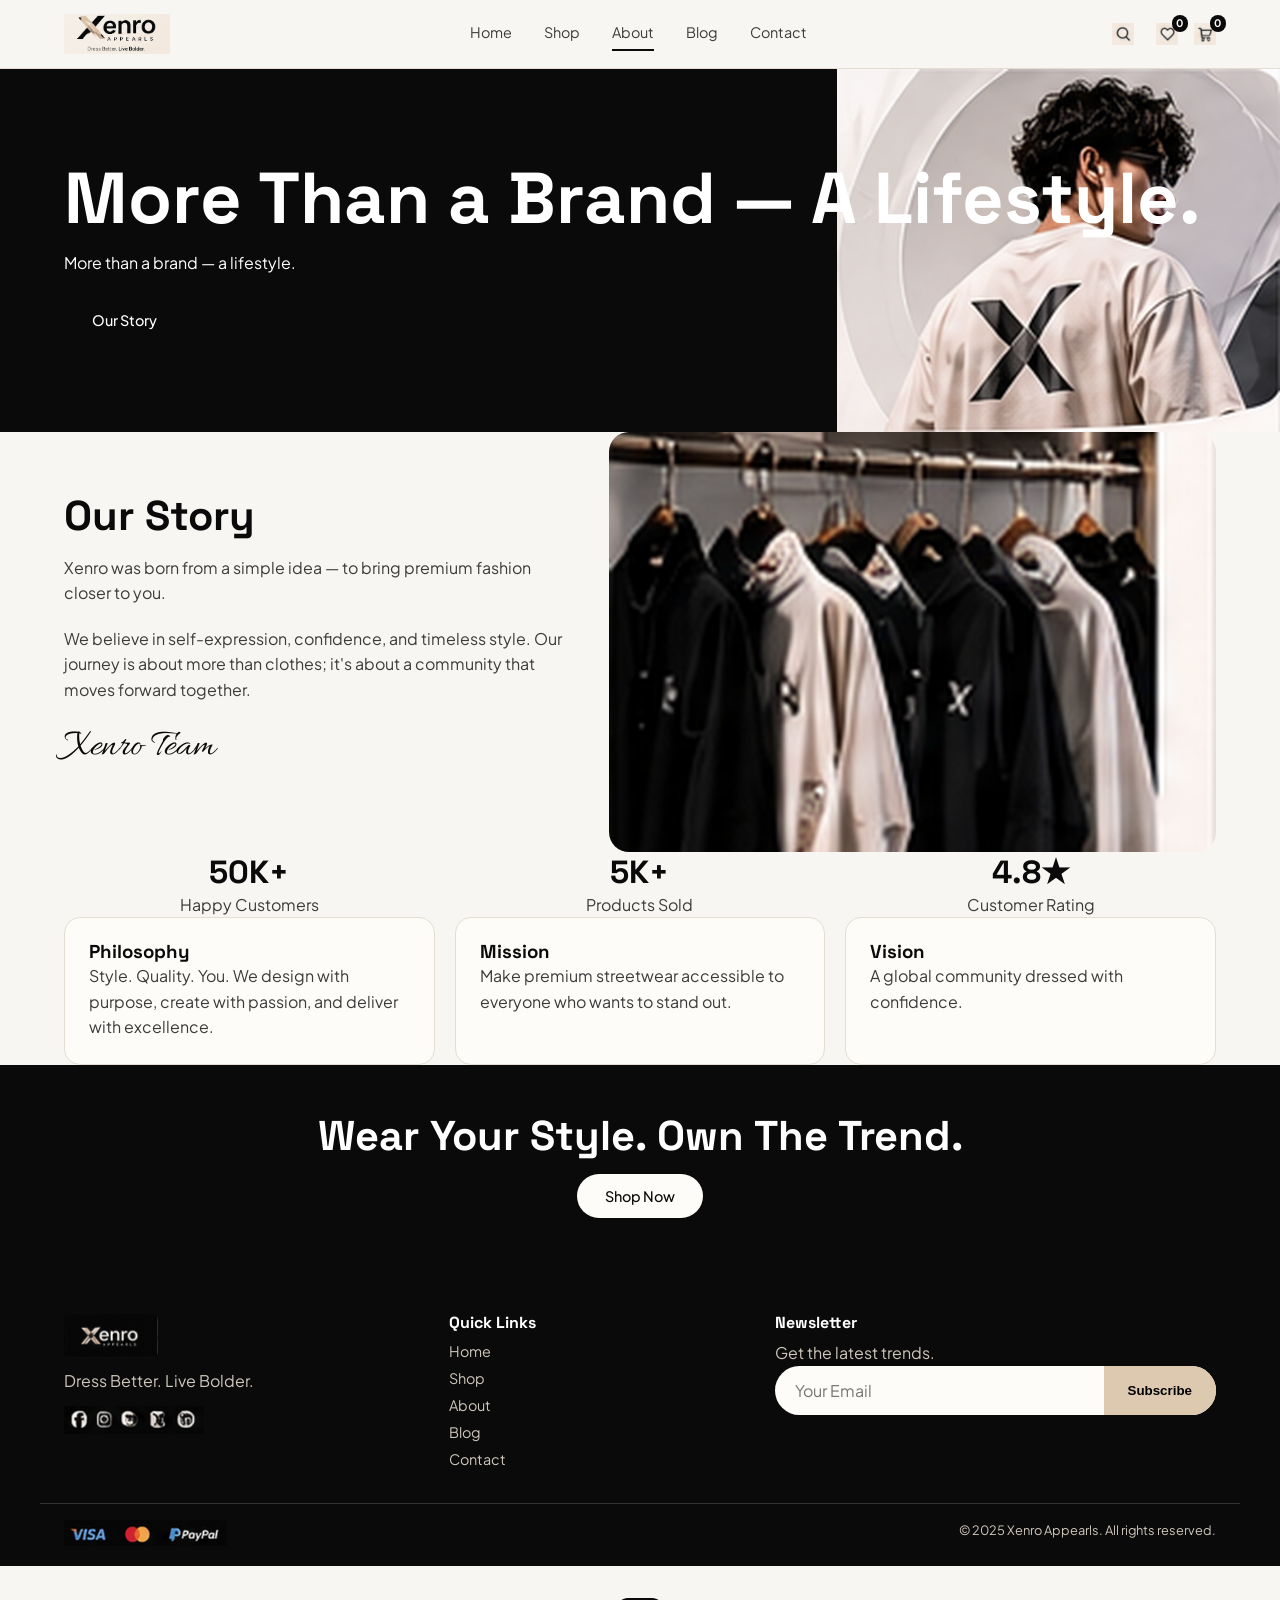
<file: about.html>
<!doctype html><html lang="en"><head><meta charset="utf-8"><meta name="viewport" content="width=device-width,initial-scale=1"><title>About – Xenro Appearls</title>
<link href="https://fonts.googleapis.com/css2?family=Allura&family=Plus+Jakarta+Sans:wght@400;500;600&family=Space+Grotesk:wght@500;700&display=swap" rel="stylesheet">
<link rel="stylesheet" href="css/style.css"><link rel="stylesheet" href="css/responsive.css"><link rel="stylesheet" href="css/animations.css"></head><body>
<header class="nav"><div class="wrap nav-in"><a class="logo" href="index.html"><img src="assets/logo/logo.jpg" alt="Xenro Appearls"></a><nav id="menu"><a href="index.html" class="">Home</a><a href="shop.html" class="">Shop</a><a href="about.html" class="on">About</a><a href="blog.html" class="">Blog</a><a href="contact.html" class="">Contact</a></nav><div class="tools"><button aria-label="Search" id="sb"><img class="ico" src="assets/icons/i-search.png" alt=""></button><a href="wishlist.html" aria-label="Wishlist"><img class="ico" src="assets/icons/i-heart.png" alt=""><b id="wc">0</b></a><a href="#" aria-label="Cart"><img class="ico" src="assets/icons/i-cart.png" alt=""><b id="cc">0</b></a><button class="burger" id="bg" aria-label="Menu"><img class="ico" src="assets/icons/i-menu.png" alt=""></button></div></div>
<form class="sbar" id="sbar" action="shop.html"><input name="q" placeholder="Search products..."></form></header><main><section class="phero" style="background:#0a0a0a url(assets/models/about-hero.png) right center/auto 100% no-repeat"><div class="wrap"><h1>More Than a Brand — A Lifestyle.</h1><p>More than a brand — a lifestyle.</p><a class="btn" href="#story">Our Story</a></div></section><section class="wrap split" id="story"><div><h2>Our Story</h2><p>Xenro was born from a simple idea — to bring premium fashion closer to you.</p><p>We believe in self-expression, confidence, and timeless style. Our journey is about more than clothes; it's about a community that moves forward together.</p><p class="sig">Xenro Team</p></div><img src="assets/blog/rails.png" alt="Garments on a rail"></section>
<section class="wrap stats"><div><b>50K+</b><span>Happy Customers</span></div><div><b>5K+</b><span>Products Sold</span></div><div><b>4.8★</b><span>Customer Rating</span></div></section><section class="wrap three"><div><h3>Philosophy</h3><p>Style. Quality. You. We design with purpose, create with passion, and deliver with excellence.</p></div><div><h3>Mission</h3><p>Make premium streetwear accessible to everyone who wants to stand out.</p></div><div><h3>Vision</h3><p>A global community dressed with confidence.</p></div></section>
<section class="cta"><h2>Wear Your Style. Own The Trend.</h2><a class="btn light" href="shop.html">Shop Now</a></section></main><footer><div class="wrap fgrid"><div><img class="flogo" src="assets/logo/logo-dark.png" alt="Xenro Appearls"><p>Dress Better. Live Bolder.</p><img class="soc" src="assets/icons/social.png" alt="Social links"></div>
<div><h4>Quick Links</h4><a href="index.html">Home</a><a href="shop.html">Shop</a><a href="about.html">About</a><a href="blog.html">Blog</a><a href="contact.html">Contact</a></div>
<div><h4>Newsletter</h4><p>Get the latest trends.</p><form class="nl" data-nl><input type="email" placeholder="Your Email" required><button>Subscribe</button></form><small class="msg"></small></div></div>
<div class="wrap fbot"><img class="pay" src="assets/icons/pay.png" alt="Visa, Mastercard, PayPal"><span>© 2025 Xenro Appearls. All rights reserved.</span></div></footer>
<div class="toast" id="toast"></div><script src="js/products.js"></script><script src="js/main.js"></script></body></html>
</file>
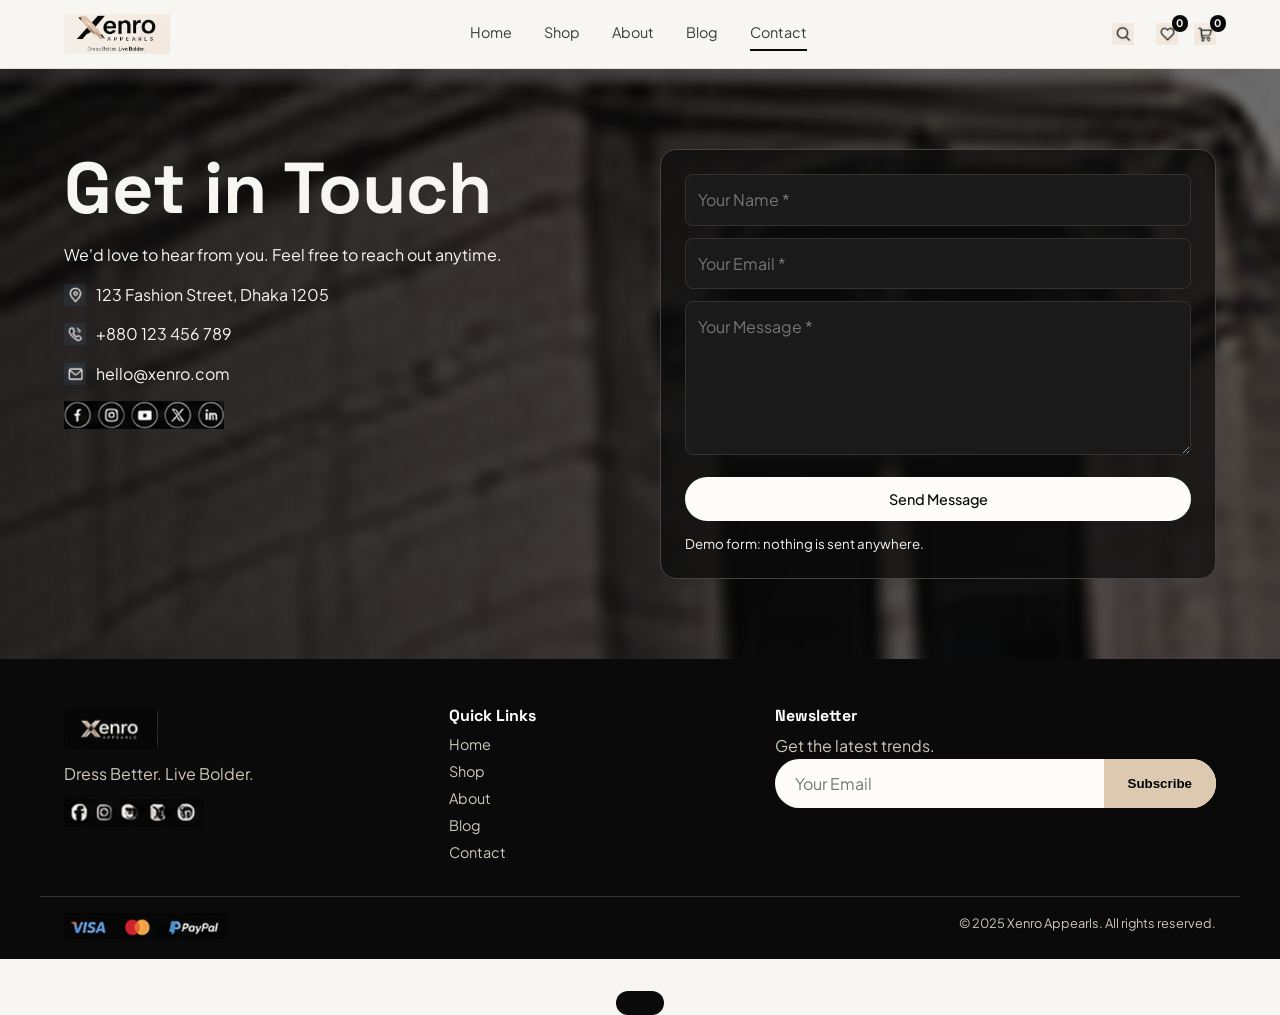
<file: contact.html>
<!doctype html><html lang="en"><head><meta charset="utf-8"><meta name="viewport" content="width=device-width,initial-scale=1"><title>Contact – Xenro Appearls</title>
<link href="https://fonts.googleapis.com/css2?family=Allura&family=Plus+Jakarta+Sans:wght@400;500;600&family=Space+Grotesk:wght@500;700&display=swap" rel="stylesheet">
<link rel="stylesheet" href="css/style.css"><link rel="stylesheet" href="css/responsive.css"><link rel="stylesheet" href="css/animations.css"></head><body>
<header class="nav"><div class="wrap nav-in"><a class="logo" href="index.html"><img src="assets/logo/logo.jpg" alt="Xenro Appearls"></a><nav id="menu"><a href="index.html" class="">Home</a><a href="shop.html" class="">Shop</a><a href="about.html" class="">About</a><a href="blog.html" class="">Blog</a><a href="contact.html" class="on">Contact</a></nav><div class="tools"><button aria-label="Search" id="sb"><img class="ico" src="assets/icons/i-search.png" alt=""></button><a href="wishlist.html" aria-label="Wishlist"><img class="ico" src="assets/icons/i-heart.png" alt=""><b id="wc">0</b></a><a href="#" aria-label="Cart"><img class="ico" src="assets/icons/i-cart.png" alt=""><b id="cc">0</b></a><button class="burger" id="bg" aria-label="Menu"><img class="ico" src="assets/icons/i-menu.png" alt=""></button></div></div>
<form class="sbar" id="sbar" action="shop.html"><input name="q" placeholder="Search products..."></form></header><main><section class="contact" style="background-image:linear-gradient(90deg,rgba(10,10,10,.85),rgba(10,10,10,.6)),url(assets/backgrounds/contact-bg.png)"><div class="wrap cg"><div><h1>Get in Touch</h1><p>We'd love to hear from you. Feel free to reach out anytime.</p><p><img class="ico" style="filter:invert(1)" src="assets/icons/i-pin.png" alt=""> 123 Fashion Street, Dhaka 1205</p><p><img class="ico" style="filter:invert(1)" src="assets/icons/i-phone.png" alt=""> +880 123 456 789</p><p><img class="ico" style="filter:invert(1)" src="assets/icons/i-mail.png" alt=""> hello@xenro.com</p><img class="soc" src="assets/icons/contact-social.png" alt="Social links"></div><form id="cf" novalidate><input name="n" placeholder="Your Name *"><input name="e" placeholder="Your Email *"><textarea name="m" rows="5" placeholder="Your Message *"></textarea><button class="btn light full">Send Message</button><small class="msg" id="cm">Demo form: nothing is sent anywhere.</small></form></div></section></main><footer><div class="wrap fgrid"><div><img class="flogo" src="assets/logo/logo-dark.png" alt="Xenro Appearls"><p>Dress Better. Live Bolder.</p><img class="soc" src="assets/icons/social.png" alt="Social links"></div>
<div><h4>Quick Links</h4><a href="index.html">Home</a><a href="shop.html">Shop</a><a href="about.html">About</a><a href="blog.html">Blog</a><a href="contact.html">Contact</a></div>
<div><h4>Newsletter</h4><p>Get the latest trends.</p><form class="nl" data-nl><input type="email" placeholder="Your Email" required><button>Subscribe</button></form><small class="msg"></small></div></div>
<div class="wrap fbot"><img class="pay" src="assets/icons/pay.png" alt="Visa, Mastercard, PayPal"><span>© 2025 Xenro Appearls. All rights reserved.</span></div></footer>
<div class="toast" id="toast"></div><script src="js/products.js"></script><script src="js/main.js"></script><script src="js/contact.js"></script></body></html>
</file>
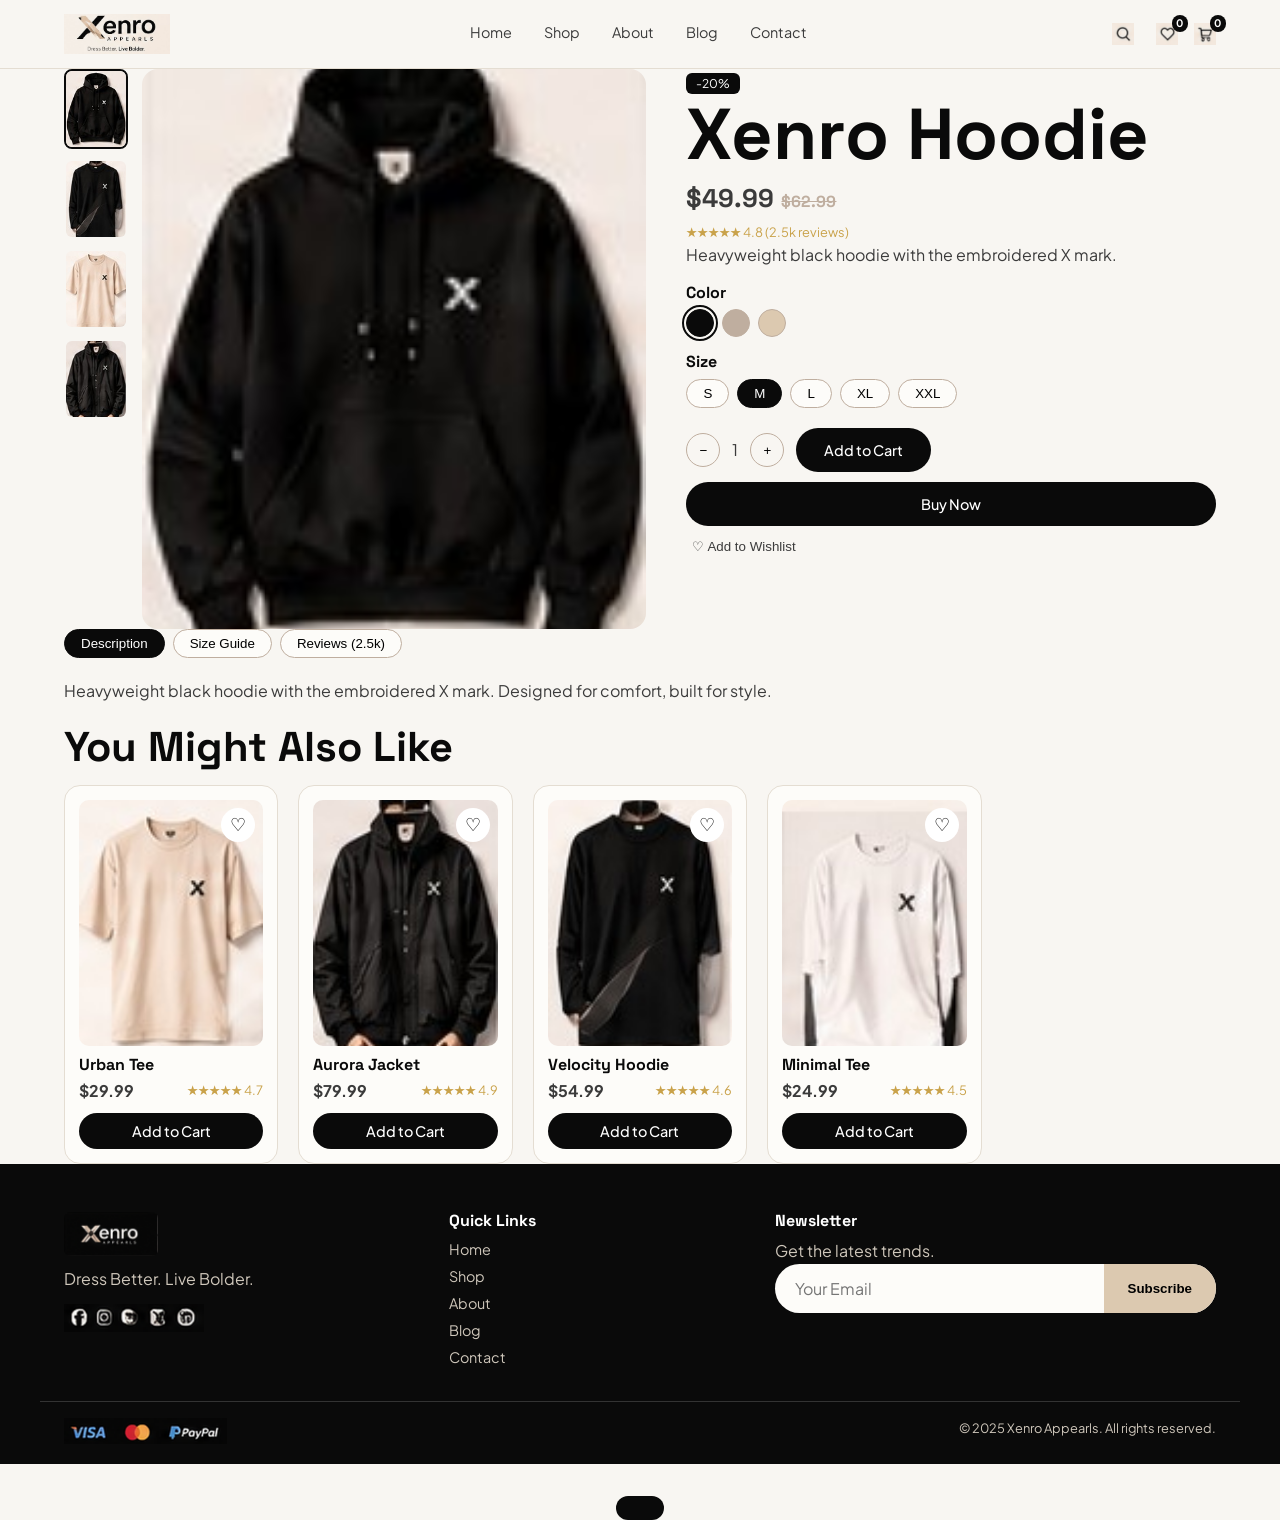
<file: product.html>
<!doctype html><html lang="en"><head><meta charset="utf-8"><meta name="viewport" content="width=device-width,initial-scale=1"><title>Product – Xenro Appearls</title>
<link href="https://fonts.googleapis.com/css2?family=Allura&family=Plus+Jakarta+Sans:wght@400;500;600&family=Space+Grotesk:wght@500;700&display=swap" rel="stylesheet">
<link rel="stylesheet" href="css/style.css"><link rel="stylesheet" href="css/responsive.css"><link rel="stylesheet" href="css/animations.css"></head><body>
<header class="nav"><div class="wrap nav-in"><a class="logo" href="index.html"><img src="assets/logo/logo.jpg" alt="Xenro Appearls"></a><nav id="menu"><a href="index.html" class="">Home</a><a href="shop.html" class="">Shop</a><a href="about.html" class="">About</a><a href="blog.html" class="">Blog</a><a href="contact.html" class="">Contact</a></nav><div class="tools"><button aria-label="Search" id="sb"><img class="ico" src="assets/icons/i-search.png" alt=""></button><a href="wishlist.html" aria-label="Wishlist"><img class="ico" src="assets/icons/i-heart.png" alt=""><b id="wc">0</b></a><a href="#" aria-label="Cart"><img class="ico" src="assets/icons/i-cart.png" alt=""><b id="cc">0</b></a><button class="burger" id="bg" aria-label="Menu"><img class="ico" src="assets/icons/i-menu.png" alt=""></button></div></div>
<form class="sbar" id="sbar" action="shop.html"><input name="q" placeholder="Search products..."></form></header><main><section class="wrap pd"><div class="gal"><div class="th" id="th"></div><img id="big" alt=""></div><div class="info"><span class="badge">-20%</span><h1 id="pn"></h1><div class="pr"><b id="pp"></b> <s id="po"></s></div><div id="pr" class="stars"></div><p id="pd"></p><h4>Color</h4><div class="chips" id="cs"><button class="on" style="background:#0a0a0a"></button><button style="background:#BFAE9F"></button><button style="background:#DCC9B0"></button></div><h4>Size</h4><div class="chips" id="ss"><button>S</button><button class="on">M</button><button>L</button><button>XL</button><button>XXL</button></div><div class="qty"><button id="m">−</button><span id="q">1</span><button id="pl">+</button><button class="btn" id="add">Add to Cart</button></div><button class="btn full" id="buy">Buy Now</button><button class="link" id="wl">♡ Add to Wishlist</button></div></section>
<section class="wrap tabsec"><div class="tabs" id="ptabs"><button class="on" data-t="d">Description</button><button data-t="s">Size Guide</button><button data-t="r">Reviews (2.5k)</button></div><div id="ptxt"></div><h2>You Might Also Like</h2><div class="grid" id="rel"></div></section></main><footer><div class="wrap fgrid"><div><img class="flogo" src="assets/logo/logo-dark.png" alt="Xenro Appearls"><p>Dress Better. Live Bolder.</p><img class="soc" src="assets/icons/social.png" alt="Social links"></div>
<div><h4>Quick Links</h4><a href="index.html">Home</a><a href="shop.html">Shop</a><a href="about.html">About</a><a href="blog.html">Blog</a><a href="contact.html">Contact</a></div>
<div><h4>Newsletter</h4><p>Get the latest trends.</p><form class="nl" data-nl><input type="email" placeholder="Your Email" required><button>Subscribe</button></form><small class="msg"></small></div></div>
<div class="wrap fbot"><img class="pay" src="assets/icons/pay.png" alt="Visa, Mastercard, PayPal"><span>© 2025 Xenro Appearls. All rights reserved.</span></div></footer>
<div class="toast" id="toast"></div><script src="js/products.js"></script><script src="js/main.js"></script><script src="js/shop.js"></script><script src="js/product.js"></script></body></html>
</file>
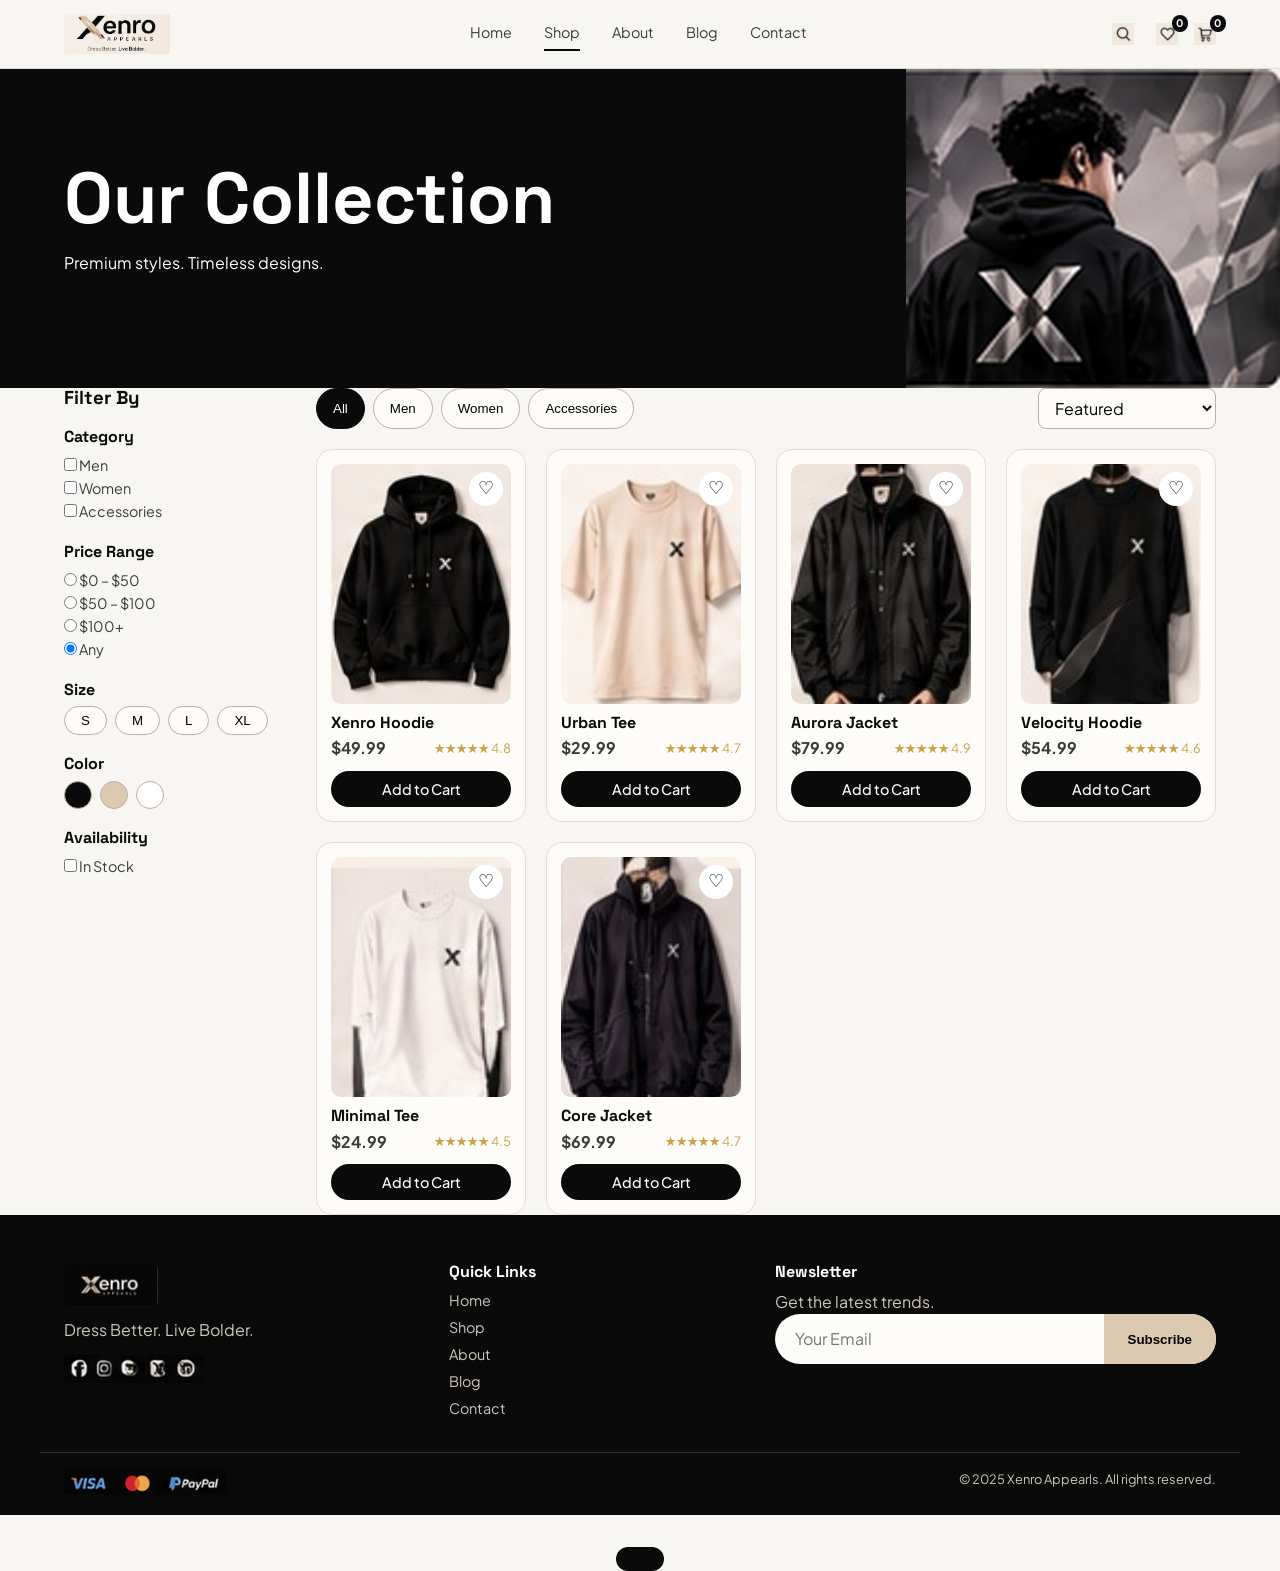
<file: shop.html>
<!doctype html><html lang="en"><head><meta charset="utf-8"><meta name="viewport" content="width=device-width,initial-scale=1"><title>Shop – Xenro Appearls</title>
<link href="https://fonts.googleapis.com/css2?family=Allura&family=Plus+Jakarta+Sans:wght@400;500;600&family=Space+Grotesk:wght@500;700&display=swap" rel="stylesheet">
<link rel="stylesheet" href="css/style.css"><link rel="stylesheet" href="css/responsive.css"><link rel="stylesheet" href="css/animations.css"></head><body>
<header class="nav"><div class="wrap nav-in"><a class="logo" href="index.html"><img src="assets/logo/logo.jpg" alt="Xenro Appearls"></a><nav id="menu"><a href="index.html" class="">Home</a><a href="shop.html" class="on">Shop</a><a href="about.html" class="">About</a><a href="blog.html" class="">Blog</a><a href="contact.html" class="">Contact</a></nav><div class="tools"><button aria-label="Search" id="sb"><img class="ico" src="assets/icons/i-search.png" alt=""></button><a href="wishlist.html" aria-label="Wishlist"><img class="ico" src="assets/icons/i-heart.png" alt=""><b id="wc">0</b></a><a href="#" aria-label="Cart"><img class="ico" src="assets/icons/i-cart.png" alt=""><b id="cc">0</b></a><button class="burger" id="bg" aria-label="Menu"><img class="ico" src="assets/icons/i-menu.png" alt=""></button></div></div>
<form class="sbar" id="sbar" action="shop.html"><input name="q" placeholder="Search products..."></form></header><main><section class="phero" style="background:#0a0a0a url(assets/models/m-collection.png) right center/auto 100% no-repeat"><div class="wrap"><h1>Our Collection</h1><p>Premium styles. Timeless designs.</p></div></section><section class="wrap shop"><aside><h3>Filter By</h3><h4>Category</h4><label><input type="checkbox" name="cat" value="Men"> Men</label><label><input type="checkbox" name="cat" value="Women"> Women</label><label><input type="checkbox" name="cat" value="Accessories"> Accessories</label>
<h4>Price Range</h4><label><input type="radio" name="pr" value="0-50" > $0 – $50</label><label><input type="radio" name="pr" value="50-100"> $50 – $100</label><label><input type="radio" name="pr" value="100-999"> $100+</label><label><input type="radio" name="pr" value="" checked> Any</label>
<h4>Size</h4><div class="chips" id="fs"><button>S</button><button>M</button><button>L</button><button>XL</button></div><h4>Color</h4><div class="chips" id="fc"><button data-c="Black" style="background:#0a0a0a"></button><button data-c="Beige" style="background:#DCC9B0"></button><button data-c="White" style="background:#fff"></button></div><h4>Availability</h4><label><input type="checkbox" id="stock"> In Stock</label></aside>
<div><div class="bar"><div class="tabs" id="tabs"><button class="on">All</button><button>Men</button><button>Women</button><button>Accessories</button></div><select id="sort"><option value="f">Featured</option><option value="p">Popular</option><option value="n">Newest</option><option value="l">Price Low to High</option><option value="h">Price High to Low</option></select></div><div class="grid" id="grid"></div><p id="none" hidden>No products match. Clear a filter to see more.</p></div></section></main><footer><div class="wrap fgrid"><div><img class="flogo" src="assets/logo/logo-dark.png" alt="Xenro Appearls"><p>Dress Better. Live Bolder.</p><img class="soc" src="assets/icons/social.png" alt="Social links"></div>
<div><h4>Quick Links</h4><a href="index.html">Home</a><a href="shop.html">Shop</a><a href="about.html">About</a><a href="blog.html">Blog</a><a href="contact.html">Contact</a></div>
<div><h4>Newsletter</h4><p>Get the latest trends.</p><form class="nl" data-nl><input type="email" placeholder="Your Email" required><button>Subscribe</button></form><small class="msg"></small></div></div>
<div class="wrap fbot"><img class="pay" src="assets/icons/pay.png" alt="Visa, Mastercard, PayPal"><span>© 2025 Xenro Appearls. All rights reserved.</span></div></footer>
<div class="toast" id="toast"></div><script src="js/products.js"></script><script src="js/main.js"></script><script src="js/shop.js"></script></body></html>
</file>
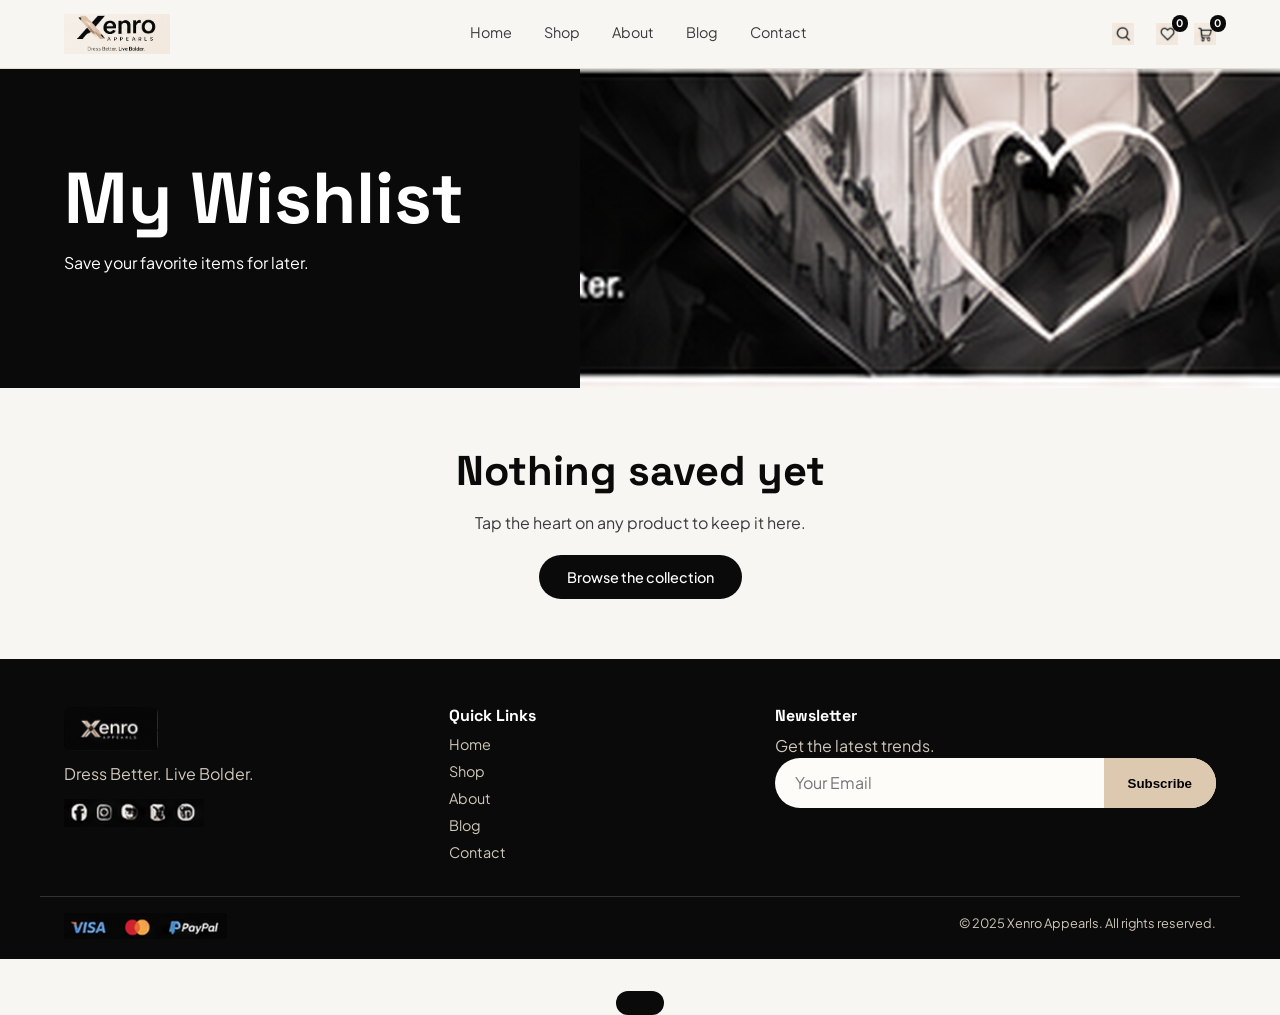
<file: wishlist.html>
<!doctype html><html lang="en"><head><meta charset="utf-8"><meta name="viewport" content="width=device-width,initial-scale=1"><title>Wishlist – Xenro Appearls</title>
<link href="https://fonts.googleapis.com/css2?family=Allura&family=Plus+Jakarta+Sans:wght@400;500;600&family=Space+Grotesk:wght@500;700&display=swap" rel="stylesheet">
<link rel="stylesheet" href="css/style.css"><link rel="stylesheet" href="css/responsive.css"><link rel="stylesheet" href="css/animations.css"></head><body>
<header class="nav"><div class="wrap nav-in"><a class="logo" href="index.html"><img src="assets/logo/logo.jpg" alt="Xenro Appearls"></a><nav id="menu"><a href="index.html" class="">Home</a><a href="shop.html" class="">Shop</a><a href="about.html" class="">About</a><a href="blog.html" class="">Blog</a><a href="contact.html" class="">Contact</a></nav><div class="tools"><button aria-label="Search" id="sb"><img class="ico" src="assets/icons/i-search.png" alt=""></button><a href="wishlist.html" aria-label="Wishlist"><img class="ico" src="assets/icons/i-heart.png" alt=""><b id="wc">0</b></a><a href="#" aria-label="Cart"><img class="ico" src="assets/icons/i-cart.png" alt=""><b id="cc">0</b></a><button class="burger" id="bg" aria-label="Menu"><img class="ico" src="assets/icons/i-menu.png" alt=""></button></div></div>
<form class="sbar" id="sbar" action="shop.html"><input name="q" placeholder="Search products..."></form></header><main><section class="phero" style="background:#0a0a0a url(assets/models/wish-hero.png) right center/auto 100% no-repeat"><div class="wrap"><h1>My Wishlist</h1><p>Save your favorite items for later.</p></div></section><section class="wrap"><div class="grid" id="wgrid"></div><div id="empty" hidden><h2>Nothing saved yet</h2><p>Tap the heart on any product to keep it here.</p><a class="btn" href="shop.html">Browse the collection</a></div></section></main><footer><div class="wrap fgrid"><div><img class="flogo" src="assets/logo/logo-dark.png" alt="Xenro Appearls"><p>Dress Better. Live Bolder.</p><img class="soc" src="assets/icons/social.png" alt="Social links"></div>
<div><h4>Quick Links</h4><a href="index.html">Home</a><a href="shop.html">Shop</a><a href="about.html">About</a><a href="blog.html">Blog</a><a href="contact.html">Contact</a></div>
<div><h4>Newsletter</h4><p>Get the latest trends.</p><form class="nl" data-nl><input type="email" placeholder="Your Email" required><button>Subscribe</button></form><small class="msg"></small></div></div>
<div class="wrap fbot"><img class="pay" src="assets/icons/pay.png" alt="Visa, Mastercard, PayPal"><span>© 2025 Xenro Appearls. All rights reserved.</span></div></footer>
<div class="toast" id="toast"></div><script src="js/products.js"></script><script src="js/main.js"></script><script src="js/shop.js"></script><script src="js/wishlist.js"></script></body></html>
</file>
<file: css/style.css>
:root{--iv:#F8F6F2;--be:#DCC9B0;--ta:#BFAE9F;--ch:#3B3B3B;--bk:#0A0A0A;--of:#FDFCF9}
*{box-sizing:border-box;margin:0}html{scroll-behavior:smooth}body{font:400 16px/1.6 'Plus Jakarta Sans',sans-serif;background:var(--iv);color:var(--ch)}
img{max-width:100%;display:block}a{color:inherit;text-decoration:none}h1,h2,h3,h4{font-family:'Space Grotesk',sans-serif;color:var(--bk);line-height:1.1}
h1{font-size:clamp(2.4rem,6vw,4.5rem)}h2{font-size:clamp(1.6rem,3.5vw,2.6rem);margin:0 0 1rem}.wrap{max-width:1200px;margin:auto;padding:0 24px}main section{padding:48px 0}
.nav{position:sticky;top:0;z-index:20;background:var(--iv);border-bottom:1px solid #e4ddd2}.nav-in{display:flex;align-items:center;justify-content:space-between;height:68px}.logo img{height:40px;mix-blend-mode:multiply}
nav{display:flex;gap:32px}nav a{font-size:.9rem;padding:4px 0;border-bottom:2px solid transparent;transition:.25s}nav a:hover,nav a.on{border-color:var(--bk)}
.tools{display:flex;gap:16px;align-items:center}.tools button,.tools a{background:none;border:0;color:var(--bk);cursor:pointer;position:relative}.tools b{position:absolute;top:-8px;right:-10px;background:var(--bk);color:#fff;font-size:.65rem;border-radius:9px;min-width:16px;text-align:center}.burger{display:none}
.sbar{display:none;padding:10px 24px}.sbar.open{display:block}.sbar input{width:100%;max-width:1152px;margin:auto;display:block;padding:12px 16px;border:1px solid var(--ta);border-radius:8px;background:var(--of)}
.btn{display:inline-block;background:var(--bk);color:#fff;border:0;padding:13px 28px;border-radius:999px;font:500 .9rem 'Plus Jakarta Sans';cursor:pointer;transition:.25s}.btn:hover{background:var(--ch);transform:translateY(-2px)}.btn.ghost{background:none;color:var(--bk);border:1px solid var(--bk)}.btn.light{background:var(--of);color:var(--bk)}.btn.full{width:100%;margin-top:10px}
.hero{display:grid;grid-template-columns:1fr 1fr;gap:32px;align-items:center;min-height:540px}.hero p{margin:18px 0 28px;font-size:1.1rem}.btns{display:flex;gap:12px;flex-wrap:wrap}.gold{color:var(--ta)}.hr img{border-radius:20px;width:100%;max-height:560px;object-fit:cover;object-position:top}
.ben{display:grid;grid-template-columns:repeat(4,1fr);gap:16px;text-align:center}.ben div{padding:20px;border:1px solid #e4ddd2;border-radius:14px;background:var(--of);display:flex;flex-direction:column;align-items:center;gap:4px}.ben span{font-size:.8rem}
.split{display:grid;grid-template-columns:1fr 1.2fr;gap:40px;align-items:center}.split img{border-radius:20px;width:100%;max-height:420px;object-fit:cover}.split p{margin:8px 0 20px}.sig{font:2.4rem Allura,cursive;color:var(--bk)}
.grid{display:grid;grid-template-columns:repeat(auto-fill,minmax(210px,1fr));gap:20px}.card{background:var(--of);border:1px solid #e4ddd2;border-radius:16px;padding:14px;position:relative;transition:.3s}.card:hover{transform:translateY(-4px)}
.card .im{overflow:hidden;border-radius:10px;background:#f0ebe3}.card img{width:100%;aspect-ratio:3/4;object-fit:cover;transition:.5s}.card:hover img{transform:scale(1.07)}.card h3{font-size:1rem;margin-top:10px}.card .heart{position:absolute;top:22px;right:22px;background:#fff;border:0;border-radius:50%;width:34px;height:34px;cursor:pointer;font-size:1.1rem;transition:.25s}.heart.on{color:#c00;animation:pop .35s}
.stars{color:#c9a24a;font-size:.8rem}.card .row{display:flex;justify-content:space-between;align-items:center;margin-top:4px}.card .add{margin-top:10px;width:100%;padding:9px}
.phero{background-size:cover;background-position:right;color:#fff;padding:90px 0 !important}.phero h1,.phero p{color:#fff}.phero p{margin:12px 0 22px}
.shop{display:grid;grid-template-columns:220px 1fr;gap:32px}.shop aside h4{margin:20px 0 8px}.shop label{display:block;font-size:.9rem}.bar{display:flex;justify-content:space-between;gap:12px;margin-bottom:20px;flex-wrap:wrap}select,input,textarea{font:inherit}select{padding:8px 12px;border-radius:8px;border:1px solid var(--ta);background:var(--of)}
.tabs{display:flex;gap:8px;flex-wrap:wrap}.tabs button,.chips button{border:1px solid var(--ta);background:var(--of);border-radius:999px;padding:6px 16px;cursor:pointer}.tabs .on,.chips .on{background:var(--bk);color:#fff;border-color:var(--bk)}.chips{display:flex;gap:8px;flex-wrap:wrap}.chips button[data-c],#cs button{width:28px;height:28px;padding:0;border-radius:50%}#cs .on,.chips button[data-c].on{outline:2px solid var(--bk);outline-offset:2px}
.pd{display:grid;grid-template-columns:1.1fr 1fr;gap:40px}.gal{display:flex;gap:14px}.th{display:flex;flex-direction:column;gap:10px}.th img{width:64px;height:80px;object-fit:cover;border-radius:8px;cursor:pointer;border:2px solid transparent}.th img.on{border-color:var(--bk)}#big{flex:1;min-width:0;border-radius:16px;max-height:560px;object-fit:cover;background:#f0ebe3}
.badge{background:var(--bk);color:#fff;font-size:.75rem;padding:3px 10px;border-radius:6px}.pr{font:700 1.6rem 'Space Grotesk';margin:8px 0}.pr s{font-size:1rem;color:var(--ta)}.info h4{margin:16px 0 8px}.qty{display:flex;gap:12px;align-items:center;margin-top:20px}.qty>button:not(.btn){width:34px;height:34px;border-radius:50%;border:1px solid var(--ta);background:none;cursor:pointer}.link{background:none;border:0;margin-top:12px;cursor:pointer;color:var(--ch)}
#ptxt{padding:20px 0;max-width:70ch}
.stats,.three{display:grid;grid-template-columns:repeat(3,1fr);gap:20px;text-align:center}.stats b{display:block;font:700 2rem 'Space Grotesk';color:var(--bk)}.three div{text-align:left;padding:24px;background:var(--of);border-radius:16px;border:1px solid #e4ddd2}
.cta{background:var(--bk);text-align:center;color:#fff}.cta h2{color:#fff}
.blog{display:grid;grid-template-columns:repeat(auto-fit,minmax(260px,1fr));gap:24px}.blog article{background:var(--of);border-radius:16px;padding:14px;border:1px solid #e4ddd2}.blog img{height:260px;width:100%;object-fit:cover;border-radius:10px;margin-bottom:12px}.tag{background:#6A00AF;color:#fff;font-size:.7rem;padding:2px 10px;border-radius:6px}.blog article a{display:block;margin-top:8px;font-weight:600}
.news{background:var(--bk);color:#fff;padding:36px 0 !important}.news .wrap{display:flex;gap:24px;align-items:center;justify-content:space-between;flex-wrap:wrap}.news h3{color:#fff}.nl{display:flex;background:var(--of);border-radius:999px;overflow:hidden;min-width:min(380px,100%)}.nl input{flex:1;border:0;padding:12px 20px;background:none;min-width:0}.nl button{background:var(--be);border:0;padding:0 24px;font-weight:600;cursor:pointer}.msg{display:block;width:100%}
.contact{background-size:cover;color:var(--iv);padding:80px 0 !important}.contact h1,.contact p{color:var(--iv)}.contact p{margin:14px 0;display:flex;gap:10px}.cg{display:grid;grid-template-columns:1fr 1fr;gap:40px}#cf{background:rgba(10,10,10,.7);border:1px solid #444;padding:24px;border-radius:16px;display:grid;gap:12px}#cf input,#cf textarea{background:#1a1a1a;border:1px solid #333;color:#fff;padding:12px;border-radius:8px}#cf .err{border-color:#e66}
footer{background:var(--bk);color:#cfc7bb;padding:48px 0 20px}footer h4{color:#fff;margin-bottom:8px}footer a{display:block;font-size:.9rem;margin:4px 0}.fgrid{display:grid;grid-template-columns:1.2fr 1fr 1.5fr;gap:32px}.flogo{height:44px;border-radius:6px;margin-bottom:10px}.fbot{display:flex;justify-content:space-between;gap:12px;flex-wrap:wrap;border-top:1px solid #333;margin-top:28px;padding-top:16px;font-size:.8rem}
.toast{position:fixed;bottom:24px;left:50%;transform:translate(-50%,80px);background:var(--bk);color:#fff;padding:12px 24px;border-radius:999px;transition:.3s;z-index:50}.toast.on{transform:translate(-50%,0)}
#empty{text-align:center;padding:60px 0}#empty p{margin:10px 0 20px}
*:focus-visible{outline:2px solid #6A00AF;outline-offset:2px}

.ico{width:22px;height:22px;object-fit:contain;mix-blend-mode:multiply}.contact .ico{mix-blend-mode:screen;margin-top:2px}
.tools .ico{pointer-events:none}.ben{gap:12px}.ben img{width:100%;border-radius:14px}.soc{height:28px;width:auto;margin-top:12px}.pay{height:26px;width:auto}
.hero .hr{position:relative}.hero .hr::before{content:"";position:absolute;right:-18px;top:-18px;width:90px;height:90px;background:url(assets/logo/mark.png) center/contain no-repeat;mix-blend-mode:multiply;opacity:.9}
.news{background:var(--bk) url(assets/backgrounds/tex2.png) right/auto 100% no-repeat}
.phero{min-height:300px}
</file>
<file: css/responsive.css>
@media(max-width:900px){.hero,.split,.pd,.cg,.shop{grid-template-columns:1fr}.ben{grid-template-columns:1fr 1fr}.fgrid{grid-template-columns:1fr}.burger{display:block}nav{display:none;position:absolute;top:68px;left:0;right:0;background:var(--iv);flex-direction:column;padding:16px 24px;gap:12px;border-bottom:1px solid #e4ddd2}nav.open{display:flex}.stats,.three{grid-template-columns:1fr}.hero{min-height:0}.gal{flex-direction:column-reverse}.th{flex-direction:row}}
@media(max-width:480px){.grid{grid-template-columns:1fr 1fr;gap:12px}.btn{padding:12px 20px}}
</file>
<file: css/animations.css>
@keyframes pop{50%{transform:scale(1.35)}}@keyframes up{from{opacity:0;transform:translateY(24px)}to{opacity:1;transform:none}}
.rv{animation:up .9s both}body{animation:up .5s both}.sc{opacity:0;transform:translateY(24px);transition:.8s}.sc.in{opacity:1;transform:none}
@media(prefers-reduced-motion:reduce){*{animation:none!important;transition:none!important;scroll-behavior:auto!important}.sc{opacity:1;transform:none}}
</file>
